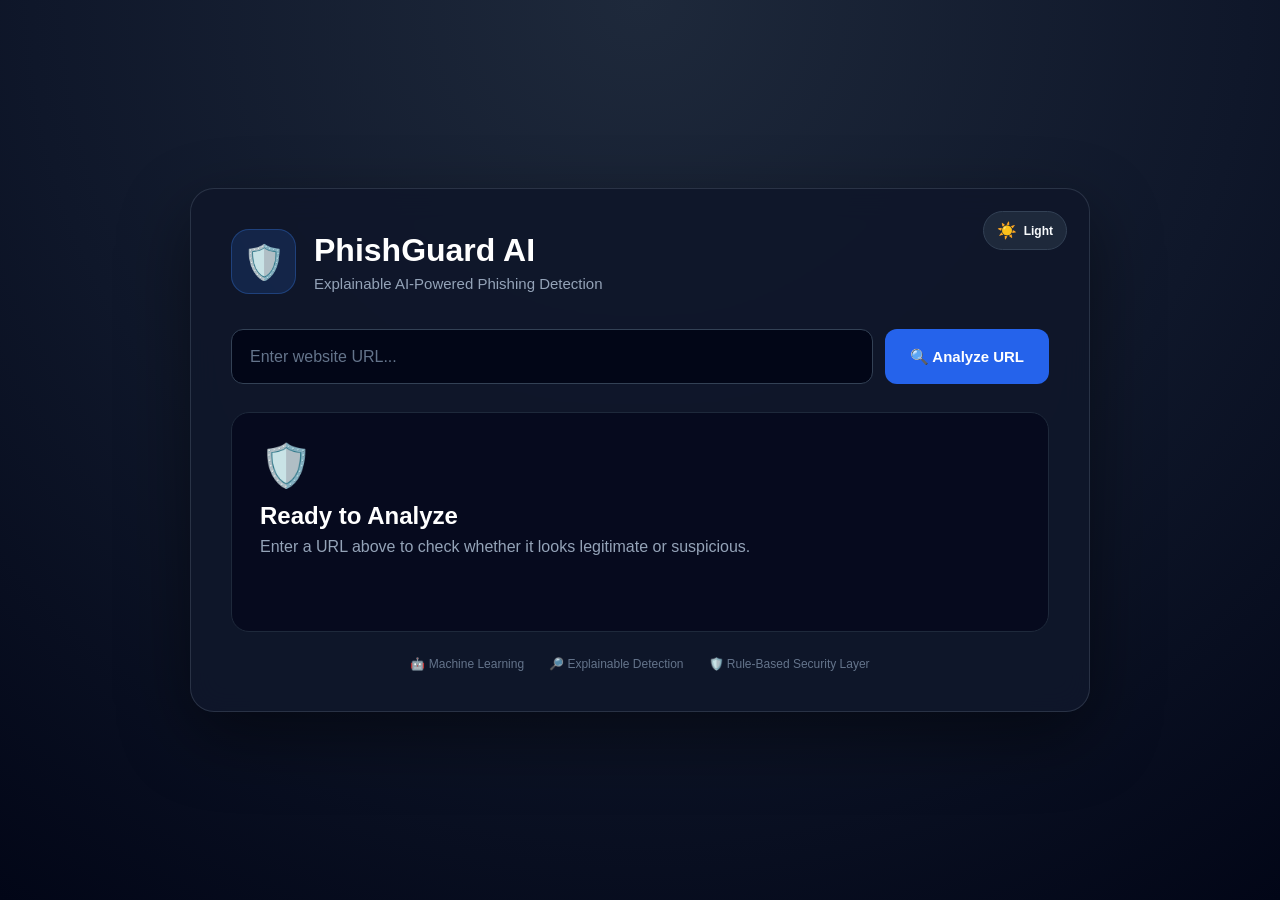
<file: frontend/index.html>
<!DOCTYPE html>
<html lang="en">

<head>
    <meta charset="UTF-8">

    <meta
        name="viewport"
        content="width=device-width, initial-scale=1.0"
    >

    <title>PhishGuard AI</title>

    <link rel="stylesheet" href="style.css">
</head>


<body>

    <div class="container">

        <!-- THEME TOGGLE -->

        <button
            type="button"
            class="theme-toggle"
            id="themeToggle"
        >

            <span
                class="theme-icon"
                id="themeIcon"
            >☀️</span>

            <span id="themeText">
                Light
            </span>

        </button>


        <!-- HEADER -->

        <div class="header">

            <div class="logo">
                🛡️
            </div>

            <div>

                <h1>
                    PhishGuard AI
                </h1>

                <p>
                    Explainable AI-Powered Phishing Detection
                </p>

            </div>

        </div>


        <!-- URL INPUT -->

        <div class="input-box">

            <input
                type="text"
                id="urlInput"
                placeholder="Enter website URL..."
                autocomplete="off"
            >

            <button
                type="button"
                id="analyzeButton"
            >
                🔍 Analyze URL
            </button>

        </div>


        <!-- RESULT -->

        <div
            class="result"
            id="result"
        >

            <div class="ready-icon">
                🛡️
            </div>

            <h2>
                Ready to Analyze
            </h2>

            <p>
                Enter a URL above to check whether it looks
                legitimate or suspicious.
            </p>

        </div>


        <!-- FOOTER -->

        <div class="footer">

            <span>
                🤖 Machine Learning
            </span>

            <span>
                🔎 Explainable Detection
            </span>

            <span>
                🛡️ Rule-Based Security Layer
            </span>

        </div>

    </div>


<script>

/* ==================================================
   PHISHGUARD AI
   DEPLOYED BACKEND
================================================== */

/*
    Frontend:
    https://phishgaurd-ai-frontend.onrender.com

    Backend:
    https://phishgaurd-ai-y55l.onrender.com
*/

const BACKEND_URL =
    "https://phishgaurd-ai-y55l.onrender.com";


/* ==================================================
   ELEMENTS
================================================== */

const themeToggle =
    document.getElementById("themeToggle");

const themeIcon =
    document.getElementById("themeIcon");

const themeText =
    document.getElementById("themeText");

const urlInput =
    document.getElementById("urlInput");

const analyzeButton =
    document.getElementById("analyzeButton");

const result =
    document.getElementById("result");


/* ==================================================
   THEME SYSTEM
================================================== */

function applyTheme(theme) {

    if (theme === "light") {

        document.body.classList.add(
            "light-theme"
        );

        themeIcon.textContent = "🌙";

        themeText.textContent = "Dark";

    } else {

        document.body.classList.remove(
            "light-theme"
        );

        themeIcon.textContent = "☀️";

        themeText.textContent = "Light";
    }

}


function toggleTheme() {

    const isLight =
        document.body.classList.contains(
            "light-theme"
        );

    const newTheme =
        isLight ? "dark" : "light";

    localStorage.setItem(
        "phishguard-theme",
        newTheme
    );

    applyTheme(newTheme);
}


themeToggle.addEventListener(
    "click",
    toggleTheme
);


/* LOAD SAVED THEME */

const savedTheme =
    localStorage.getItem(
        "phishguard-theme"
    );

applyTheme(
    savedTheme || "dark"
);


/* ==================================================
   ANALYZE URL
================================================== */

async function analyzeURL() {

    const url =
        urlInput.value.trim();


    /* EMPTY URL */

    if (!url) {

        alert(
            "Please enter a URL."
        );

        urlInput.focus();

        return;
    }


    /* LOADING */

    result.innerHTML = `

        <div class="loading">

            <div class="spinner"></div>

            <h2>
                🔍 Analyzing URL...
            </h2>

            <p>
                PhishGuard AI is checking the URL.
            </p>

        </div>

    `;


    /* DISABLE BUTTON */

    analyzeButton.disabled = true;

    analyzeButton.textContent =
        "🔍 Analyzing...";


    try {

        /* ==================================================
           SEND REQUEST TO DEPLOYED FASTAPI BACKEND
        ================================================== */

        const response =
            await fetch(
                `${BACKEND_URL}/analyze`,
                {
                    method: "POST",

                    headers: {
                        "Content-Type":
                            "application/json"
                    },

                    body: JSON.stringify({
                        url: url
                    })
                }
            );


        /* HTTP ERROR */

        if (!response.ok) {

            throw new Error(
                `Backend returned HTTP ${response.status}`
            );
        }


        /* JSON RESPONSE */

        const data =
            await response.json();


        /* BACKEND ERROR */

        if (data.error) {

            throw new Error(
                data.error
            );
        }


        /* ==================================================
           RISK
        ================================================== */

        const risk =
            String(
                data.risk || "LOW"
            ).toUpperCase();


        const riskClass =
            risk.toLowerCase();


        let icon = "🟢";


        if (risk === "MEDIUM") {
            icon = "🟠";
        }


        if (risk === "HIGH") {
            icon = "🔴";
        }


        /* ==================================================
           SECURITY INDICATORS
        ================================================== */

        let indicators = [];


        if (
            data.security_analysis &&
            Array.isArray(
                data.security_analysis.indicators
            )
        ) {

            indicators =
                data.security_analysis.indicators;
        }


        /* ==================================================
           SECURITY HTML
        ================================================== */

        let securityHTML = "";


        if (indicators.length > 0) {

            securityHTML = `

                <div class="security-analysis">

                    <div class="section-title">

                        <h3>
                            🛡️ Security Analysis
                        </h3>

                        <span>

                            ${indicators.length}

                            indicator${
                                indicators.length === 1
                                    ? ""
                                    : "s"
                            }

                            detected

                        </span>

                    </div>


                    <div class="security-list">

                        ${indicators
                            .map(
                                indicator => `

                                    <div class="security-item">

                                        <span>
                                            ⚠️
                                        </span>

                                        <p>
                                            ${escapeHTML(
                                                indicator
                                            )}
                                        </p>

                                    </div>

                                `
                            )
                            .join("")
                        }

                    </div>

                </div>

            `;

        } else {

            securityHTML = `

                <div class="security-analysis safe">

                    <div class="section-title">

                        <h3>
                            🛡️ Security Analysis
                        </h3>

                        <span>
                            No suspicious indicators
                        </span>

                    </div>


                    <div class="security-safe">

                        ✓ No significant suspicious
                        URL patterns detected.

                    </div>

                </div>

            `;
        }


        /* ==================================================
           ML PROBABILITY
        ================================================== */

        const mlProbability =
            Number(
                data.phishing_probability || 0
            );


        let mlMessage =
            "The ML model found a low phishing probability based on the URL features.";


        if (mlProbability >= 70) {

            mlMessage =
                "The ML model detected a high phishing probability based on the URL features.";

        } else if (mlProbability >= 40) {

            mlMessage =
                "The ML model detected some suspicious URL characteristics.";
        }


        /* ==================================================
           SCORE
        ================================================== */

        const score =
            Math.min(
                Math.max(
                    Number(
                        data.score || 0
                    ),
                    0
                ),
                100
            );


        /* ==================================================
           OVERALL VERDICT
        ================================================== */

        const overallVerdict =
            data.overall_verdict ||
            (
                risk === "HIGH"
                    ? "PHISHING"
                    : risk === "MEDIUM"
                        ? "SUSPICIOUS"
                        : "LIKELY SAFE"
            );


        /* ==================================================
           RECOMMENDATION
        ================================================== */

        let recommendation;


        if (risk === "HIGH") {

            recommendation =
                "Avoid entering passwords, OTPs, payment details, or other sensitive information on this website.";

        } else if (risk === "MEDIUM") {

            recommendation =
                "Be cautious before entering personal information. Verify the website address and its source.";

        } else {

            recommendation =
                "The URL shows a low phishing risk based on the available analysis. Always verify the website before sharing sensitive information.";
        }


        /* ==================================================
           HTTPS
        ================================================== */

        const isHTTPS =
            data.features &&
            Number(
                data.features.IsHTTPS
            ) === 1;


        /* ==================================================
           FINAL RESULT
        ================================================== */

        result.innerHTML = `

            <div class="result-header">

                <div>

                    <h2>
                        🛡️ Analysis Result
                    </h2>

                    <p class="url">

                        ${escapeHTML(
                            data.url || url
                        )}

                    </p>

                </div>


                <div class="risk-badge ${riskClass}">

                    ${icon}

                    ${escapeHTML(risk)}

                </div>

            </div>


            <!-- OVERALL SCORE -->

            <div class="score-section">

                <div class="score-number">

                    ${score.toFixed(2)}%

                </div>


                <div class="score-label">

                    Overall Phishing Risk

                </div>


                <div class="progress">

                    <div
                        class="progress-bar ${riskClass}"
                        style="width: ${score}%"
                    ></div>

                </div>

            </div>


            <!-- AI ANALYSIS -->

            <div class="ai-analysis">

                <div class="section-title">

                    <h3>
                        🤖 AI Analysis
                    </h3>

                    <span>
                        Machine Learning
                    </span>

                </div>


                <div class="ai-card">

                    <div>

                        <span>
                            Phishing Probability
                        </span>

                        <strong>
                            ${mlProbability.toFixed(2)}%
                        </strong>

                    </div>


                    <p>

                        ${escapeHTML(
                            mlMessage
                        )}

                    </p>

                </div>

            </div>


            <!-- SECURITY ANALYSIS -->

            ${securityHTML}


            <!-- DETAILS -->

            <div class="details">

                <div class="detail-card">

                    <span>
                        🔐 HTTPS
                    </span>

                    <strong>

                        ${
                            isHTTPS
                                ? "Yes"
                                : "No"
                        }

                    </strong>

                </div>


                <div class="detail-card">

                    <span>
                        🔎 Indicators
                    </span>

                    <strong>
                        ${indicators.length}
                    </strong>

                </div>


                <div class="detail-card">

                    <span>
                        🎯 Overall Verdict
                    </span>

                    <strong class="verdict-${riskClass}">

                        ${escapeHTML(
                            overallVerdict
                        )}

                    </strong>

                </div>

            </div>


            <!-- RECOMMENDATION -->

            <div class="recommendation">

                <h3>
                    💡 Recommendation
                </h3>

                <p>

                    ${escapeHTML(
                        recommendation
                    )}

                </p>

            </div>

        `;

    }


    /* ==================================================
       ERROR
    ================================================== */

    catch (error) {

        console.error(
            "PhishGuard Error:",
            error
        );


        result.innerHTML = `

            <div class="error">

                <div class="error-icon">
                    ❌
                </div>


                <h2>
                    Connection Error
                </h2>


                <p>
                    Could not connect to
                    PhishGuard AI backend.
                </p>


                <small>

                    Please make sure the backend
                    is running and try again.

                </small>


                <br><br>


                <small>

                    Error:
                    ${escapeHTML(
                        error.message
                    )}

                </small>

            </div>

        `;

    }


    finally {

        /* ENABLE BUTTON */

        analyzeButton.disabled = false;

        analyzeButton.textContent =
            "🔍 Analyze URL";

    }

}


/* ==================================================
   ANALYZE BUTTON
================================================== */

analyzeButton.addEventListener(
    "click",
    analyzeURL
);


/* ==================================================
   ENTER KEY
================================================== */

urlInput.addEventListener(
    "keydown",
    function(event) {

        if (event.key === "Enter") {

            analyzeURL();

        }

    }
);


/* ==================================================
   ESCAPE HTML
================================================== */

function escapeHTML(value) {

    return String(value)

        .replace(
            /&/g,
            "&amp;"
        )

        .replace(
            /</g,
            "&lt;"
        )

        .replace(
            />/g,
            "&gt;"
        )

        .replace(
            /"/g,
            "&quot;"
        )

        .replace(
            /'/g,
            "&#039;"
        );

}

</script>


</body>

</html>
</file>
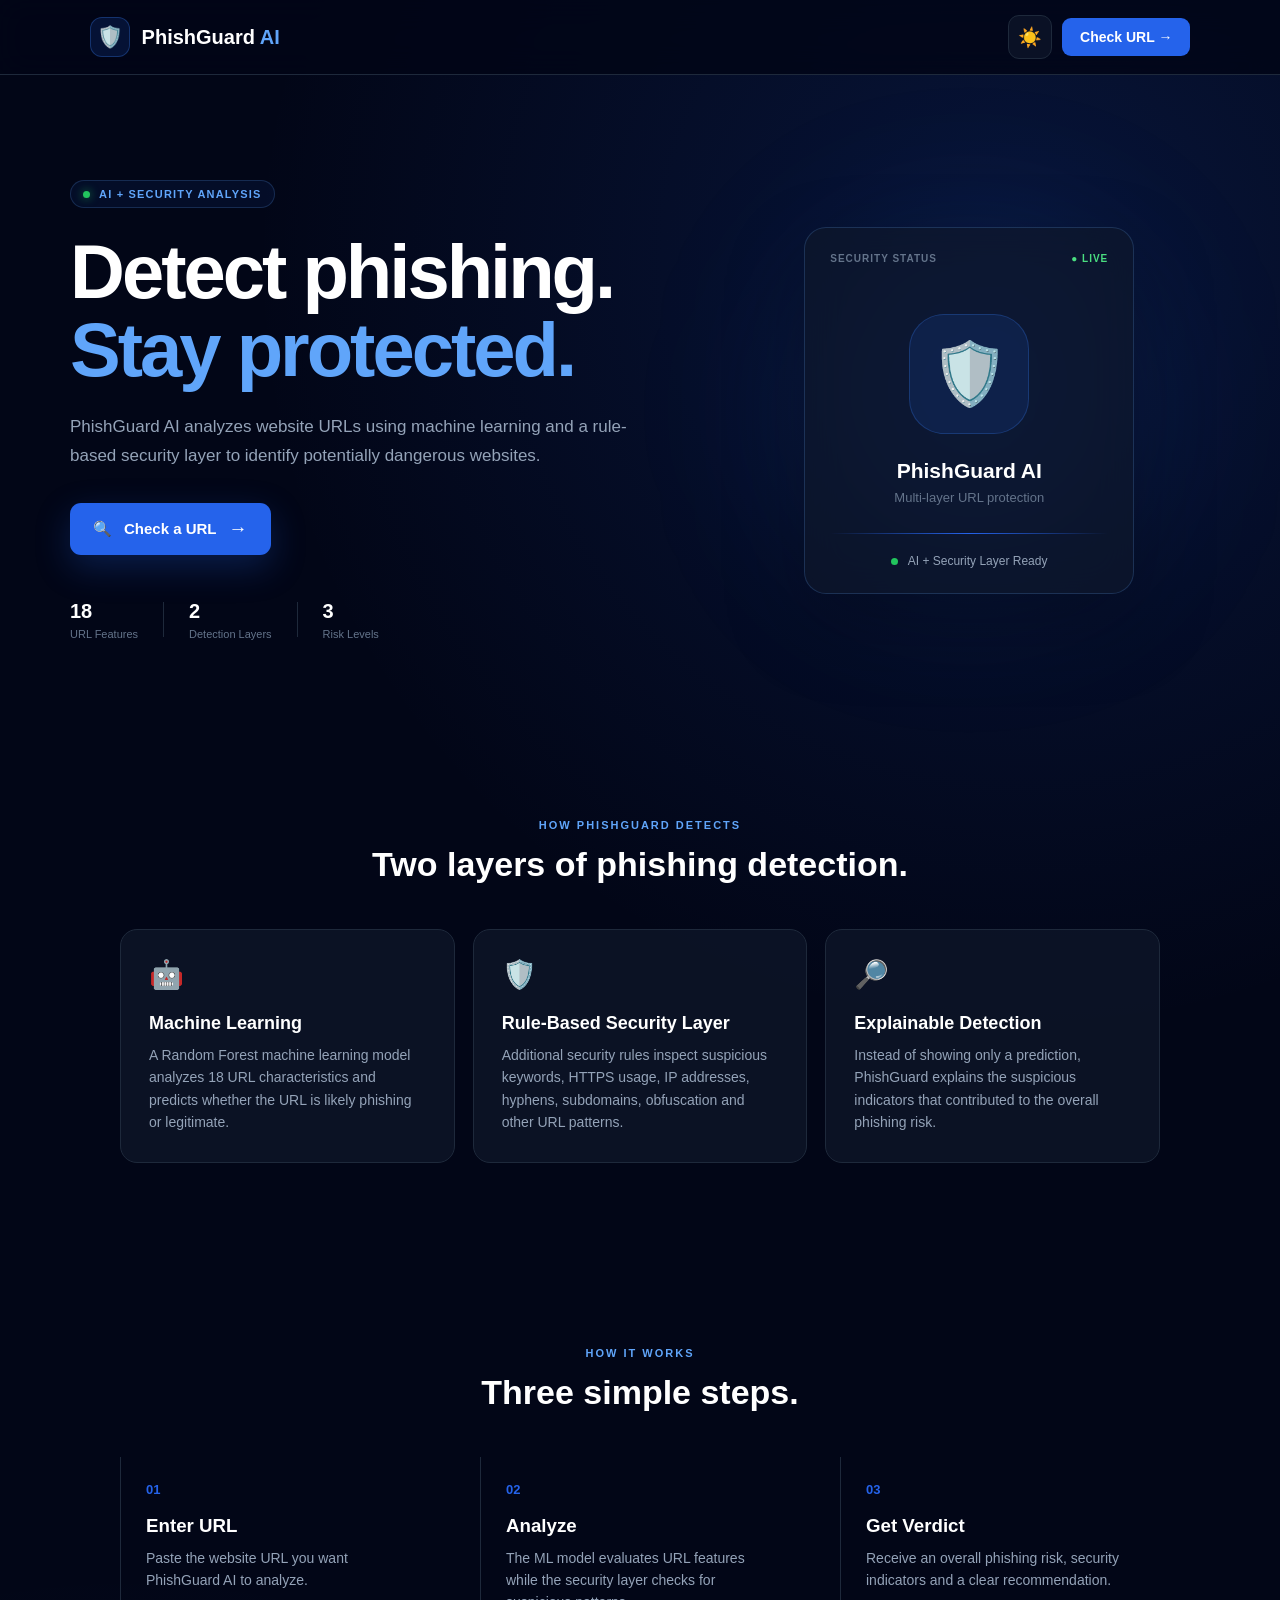
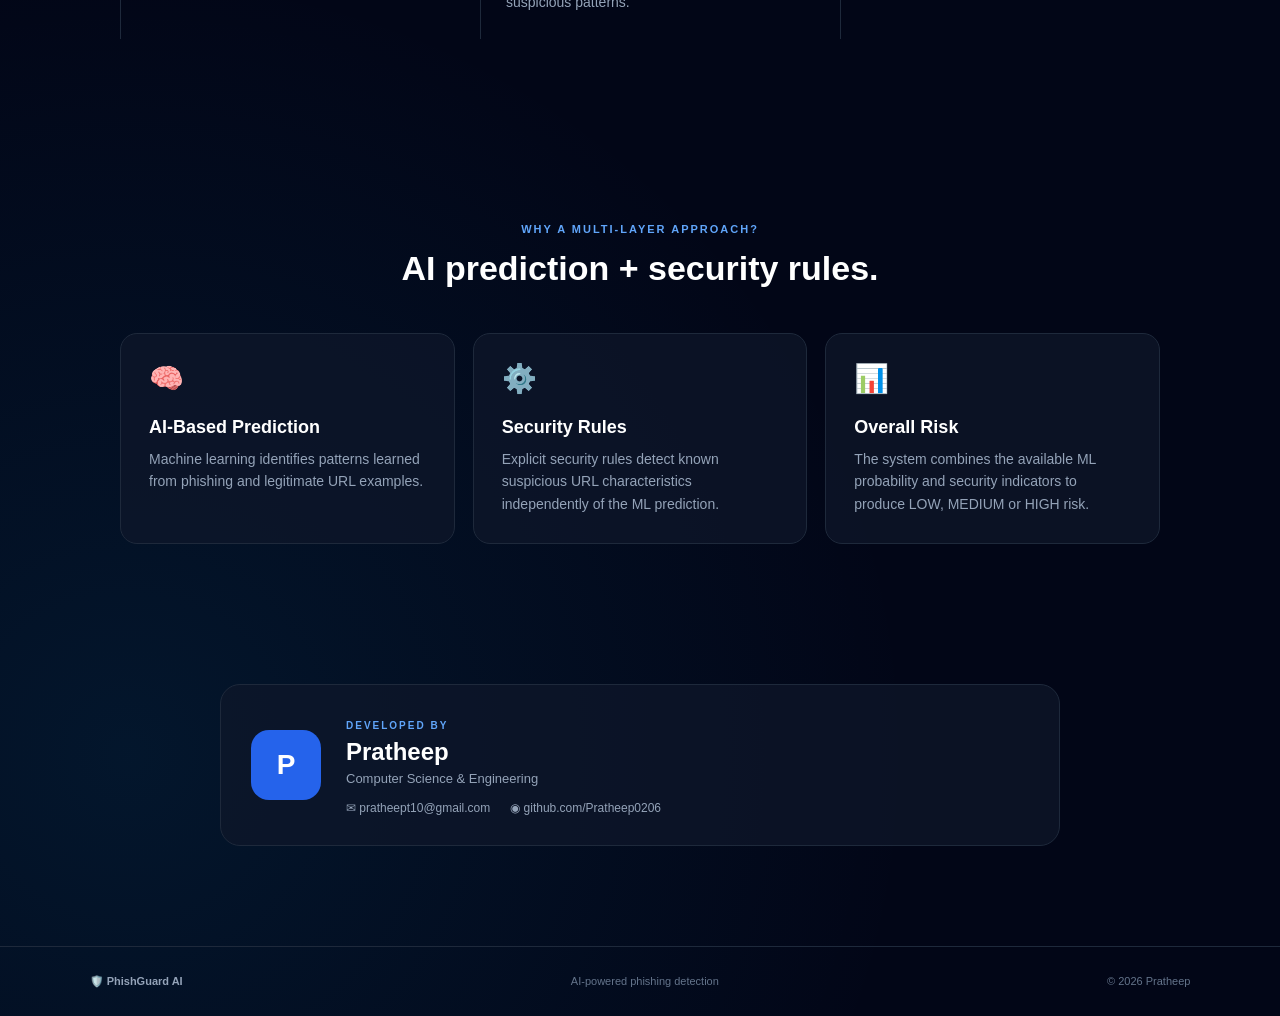
<file: frontend/home.html>
<!DOCTYPE html>
<html lang="en">

<head>

    <meta charset="UTF-8">

    <meta
        name="viewport"
        content="width=device-width, initial-scale=1.0"
    >

    <title>PhishGuard AI</title>

    <link rel="stylesheet" href="home.css">

</head>


<body>

    <!-- =========================================
         NAVBAR
    ========================================== -->

    <nav class="navbar">

        <div class="brand">

            <div class="brand-icon">
                🛡️
            </div>

            <span>
                PhishGuard<span class="accent"> AI</span>
            </span>

        </div>


        <div class="nav-actions">

            <!-- THEME BUTTON -->

            <button
                type="button"
                class="theme-button"
                id="themeToggle"
                aria-label="Toggle theme"
            >
                ☀️
            </button>


            <!-- CHECK URL -->

            <a
                href="analyze.html"
                class="nav-button"
            >
                Check URL →
            </a>

        </div>

    </nav>



    <!-- =========================================
         MAIN
    ========================================== -->

    <main>


        <!-- =====================================
             HERO
        ====================================== -->

        <section class="hero">

            <div class="hero-content">

                <div class="status">

                    <span class="status-dot"></span>

                    AI + SECURITY ANALYSIS

                </div>


                <h1>

                    Detect phishing.<br>

                    <span>
                        Stay protected.
                    </span>

                </h1>


                <p class="hero-text">

                    PhishGuard AI analyzes website URLs using
                    machine learning and a rule-based security
                    layer to identify potentially dangerous
                    websites.

                </p>


                <!-- CHECK URL BUTTON -->

                <button
                    type="button"
                    class="hero-button"
                    onclick="window.location.href='analyze.html'"
                >

                    <span>
                        🔍
                    </span>

                    Check a URL

                    <span class="arrow">
                        →
                    </span>

                </button>


                <!-- PROJECT STATS -->

                <div class="trust">

                    <div>

                        <strong>
                            18
                        </strong>

                        <small>
                            URL Features
                        </small>

                    </div>


                    <div class="divider"></div>


                    <div>

                        <strong>
                            2
                        </strong>

                        <small>
                            Detection Layers
                        </small>

                    </div>


                    <div class="divider"></div>


                    <div>

                        <strong>
                            3
                        </strong>

                        <small>
                            Risk Levels
                        </small>

                    </div>

                </div>

            </div>



            <!-- =================================
                 SECURITY VISUAL
            ================================== -->

            <div class="hero-visual">

                <div class="glow"></div>

                <div class="security-card">

                    <div class="card-top">

                        <span>
                            SECURITY STATUS
                        </span>

                        <span class="live">
                            ● LIVE
                        </span>

                    </div>


                    <div class="shield">
                        🛡️
                    </div>


                    <h3>
                        PhishGuard AI
                    </h3>


                    <p>
                        Multi-layer URL protection
                    </p>


                    <div class="scan-line"></div>


                    <div class="card-status">

                        <span class="green-dot"></span>

                        AI + Security Layer Ready

                    </div>

                </div>

            </div>

        </section>



        <!-- =========================================
             DETECTION LAYERS
        ========================================== -->

        <section class="features-section">

            <div class="section-heading">

                <span>
                    HOW PHISHGUARD DETECTS
                </span>

                <h2>
                    Two layers of phishing detection.
                </h2>

            </div>


            <div class="feature-grid">


                <!-- MACHINE LEARNING -->

                <div class="feature-card">

                    <div class="feature-icon">
                        🤖
                    </div>

                    <h3>
                        Machine Learning
                    </h3>

                    <p>

                        A Random Forest machine learning
                        model analyzes 18 URL characteristics
                        and predicts whether the URL is likely
                        phishing or legitimate.

                    </p>

                </div>



                <!-- RULE BASED -->

                <div class="feature-card">

                    <div class="feature-icon">
                        🛡️
                    </div>

                    <h3>
                        Rule-Based Security Layer
                    </h3>

                    <p>

                        Additional security rules inspect
                        suspicious keywords, HTTPS usage,
                        IP addresses, hyphens, subdomains,
                        obfuscation and other URL patterns.

                    </p>

                </div>



                <!-- EXPLAINABLE -->

                <div class="feature-card">

                    <div class="feature-icon">
                        🔎
                    </div>

                    <h3>
                        Explainable Detection
                    </h3>

                    <p>

                        Instead of showing only a prediction,
                        PhishGuard explains the suspicious
                        indicators that contributed to the
                        overall phishing risk.

                    </p>

                </div>

            </div>

        </section>



        <!-- =========================================
             HOW IT WORKS
        ========================================== -->

        <section class="how-section">

            <div class="section-heading">

                <span>
                    HOW IT WORKS
                </span>

                <h2>
                    Three simple steps.
                </h2>

            </div>


            <div class="steps">


                <!-- STEP 1 -->

                <div class="step">

                    <div class="step-number">
                        01
                    </div>

                    <h3>
                        Enter URL
                    </h3>

                    <p>

                        Paste the website URL you want
                        PhishGuard AI to analyze.

                    </p>

                </div>



                <!-- STEP 2 -->

                <div class="step">

                    <div class="step-number">
                        02
                    </div>

                    <h3>
                        Analyze
                    </h3>

                    <p>

                        The ML model evaluates URL features
                        while the security layer checks for
                        suspicious patterns.

                    </p>

                </div>



                <!-- STEP 3 -->

                <div class="step">

                    <div class="step-number">
                        03
                    </div>

                    <h3>
                        Get Verdict
                    </h3>

                    <p>

                        Receive an overall phishing risk,
                        security indicators and a clear
                        recommendation.

                    </p>

                </div>

            </div>

        </section>



        <!-- =========================================
             WHY THIS APPROACH
        ========================================== -->

        <section class="features-section">

            <div class="section-heading">

                <span>
                    WHY A MULTI-LAYER APPROACH?
                </span>

                <h2>
                    AI prediction + security rules.
                </h2>

            </div>


            <div class="feature-grid">


                <div class="feature-card">

                    <div class="feature-icon">
                        🧠
                    </div>

                    <h3>
                        AI-Based Prediction
                    </h3>

                    <p>

                        Machine learning identifies
                        patterns learned from phishing
                        and legitimate URL examples.

                    </p>

                </div>



                <div class="feature-card">

                    <div class="feature-icon">
                        ⚙️
                    </div>

                    <h3>
                        Security Rules
                    </h3>

                    <p>

                        Explicit security rules detect
                        known suspicious URL characteristics
                        independently of the ML prediction.

                    </p>

                </div>



                <div class="feature-card">

                    <div class="feature-icon">
                        📊
                    </div>

                    <h3>
                        Overall Risk
                    </h3>

                    <p>

                        The system combines the available
                        ML probability and security indicators
                        to produce LOW, MEDIUM or HIGH risk.

                    </p>

                </div>

            </div>

        </section>



        <!-- =========================================
             DEVELOPER
        ========================================== -->

        <section class="developer-section">

            <div class="developer-card">

                <div class="developer-avatar">
                    P
                </div>


                <div class="developer-info">

                    <span>
                        DEVELOPED BY
                    </span>

                    <h2>
                        Pratheep
                    </h2>

                    <p>
                        Computer Science & Engineering
                    </p>


                    <div class="developer-links">

                        <a
                            href="mailto:pratheept10@gmail.com"
                        >
                            ✉ pratheept10@gmail.com
                        </a>


                        <a
                            href="https://github.com/Pratheep0206"
                            target="_blank"
                            rel="noopener noreferrer"
                        >
                            ◉ github.com/Pratheep0206
                        </a>

                    </div>

                </div>

            </div>

        </section>

    </main>



    <!-- =========================================
         FOOTER
    ========================================== -->

    <footer>

        <div>

            🛡️

            <strong>
                PhishGuard AI
            </strong>

        </div>


        <span>
            AI-powered phishing detection
        </span>


        <span>
            © 2026 Pratheep
        </span>

    </footer>



    <!-- =========================================
         THEME JAVASCRIPT
    ========================================== -->

    <script>

        const themeToggle =
            document.getElementById("themeToggle");


        function applyTheme(theme) {

            if (theme === "light") {

                document.body.classList.add(
                    "light-theme"
                );

                themeToggle.textContent = "🌙";

            } else {

                document.body.classList.remove(
                    "light-theme"
                );

                themeToggle.textContent = "☀️";

            }

        }


        themeToggle.addEventListener(
            "click",
            function () {

                const isLight =
                    document.body.classList.contains(
                        "light-theme"
                    );

                const newTheme =
                    isLight
                        ? "dark"
                        : "light";

                applyTheme(newTheme);

                localStorage.setItem(
                    "phishguard-theme",
                    newTheme
                );

            }
        );


        <!-- LOAD SAVED THEME -->

        const savedTheme =
            localStorage.getItem(
                "phishguard-theme"
            );


        applyTheme(
            savedTheme || "dark"
        );

    </script>


</body>

</html>
</file>
<file: frontend/style.css>
* {
    box-sizing: border-box;
    margin: 0;
    padding: 0;
}

body {
    min-height: 100vh;
    font-family: Arial, Helvetica, sans-serif;

    background:
        radial-gradient(
            circle at top,
            #1e293b,
            #0f172a 55%,
            #020617
        );

    color: #e2e8f0;

    display: flex;
    justify-content: center;
    align-items: center;

    padding: 30px;

    transition:
        background 0.3s ease,
        color 0.3s ease;
}


/* =========================================
   CONTAINER
========================================= */

.container {
    position: relative;

    width: 100%;
    max-width: 900px;

    background: rgba(15, 23, 42, 0.94);

    border: 1px solid rgba(148, 163, 184, 0.2);

    border-radius: 24px;

    padding: 40px;

    box-shadow:
        0 25px 70px rgba(0, 0, 0, 0.45);

    backdrop-filter: blur(15px);

    transition:
        background 0.3s ease,
        border 0.3s ease,
        box-shadow 0.3s ease;
}


/* =========================================
   HEADER
========================================= */

.header {
    display: flex;
    align-items: center;
    gap: 18px;
    margin-bottom: 35px;
}

.logo {
    width: 65px;
    height: 65px;

    display: flex;
    align-items: center;
    justify-content: center;

    font-size: 34px;

    background: rgba(59, 130, 246, 0.15);

    border: 1px solid rgba(59, 130, 246, 0.3);

    border-radius: 18px;

    flex-shrink: 0;
}

h1 {
    font-size: 32px;
    color: white;
    margin-bottom: 6px;
}

.header p {
    color: #94a3b8;
    font-size: 15px;
}


/* =========================================
   THEME TOGGLE
========================================= */

.theme-toggle {
    position: absolute;

    top: 22px;
    right: 22px;

    display: flex;
    align-items: center;
    gap: 7px;

    padding: 9px 13px;

    border: 1px solid #334155;
    border-radius: 30px;

    background: #1e293b;
    color: #f8fafc;

    cursor: pointer;

    font-size: 12px;
    font-weight: bold;

    transition: 0.2s;
}

.theme-toggle:hover {
    transform: translateY(-1px);
    background: #334155;
}

.theme-icon {
    font-size: 16px;
}


/* =========================================
   INPUT
========================================= */

.input-box {
    display: flex;
    gap: 12px;
    margin-bottom: 28px;
}

.input-box input {
    flex: 1;

    height: 55px;

    padding: 0 18px;

    border-radius: 12px;

    border: 1px solid #334155;

    background: #020617;
    color: white;

    font-size: 16px;

    outline: none;

    transition: 0.2s;
}

.input-box input::placeholder {
    color: #64748b;
}

.input-box input:focus {
    border-color: #3b82f6;

    box-shadow:
        0 0 0 3px rgba(59, 130, 246, 0.15);
}

.input-box button {
    height: 55px;

    padding: 0 25px;

    border: none;
    border-radius: 12px;

    background: #2563eb;
    color: white;

    font-size: 15px;
    font-weight: bold;

    cursor: pointer;

    transition: 0.2s;
}

.input-box button:hover {
    background: #1d4ed8;
    transform: translateY(-1px);
}


/* =========================================
   RESULT
========================================= */

.result {
    background: rgba(2, 6, 23, 0.65);

    border: 1px solid #1e293b;

    border-radius: 18px;

    padding: 28px;

    min-height: 220px;

    transition:
        background 0.3s ease,
        border 0.3s ease;
}

.ready-icon {
    font-size: 42px;
    margin-bottom: 12px;
}

.result h2 {
    color: white;
    margin-bottom: 8px;
}

.result > p {
    color: #94a3b8;
}


/* =========================================
   RESULT HEADER
========================================= */

.result-header {
    display: flex;

    justify-content: space-between;
    align-items: flex-start;

    gap: 20px;
}

.url {
    color: #94a3b8;

    word-break: break-all;

    font-size: 14px;
    line-height: 1.5;
}


/* =========================================
   RISK BADGE
========================================= */

.risk-badge {
    padding: 9px 15px;

    border-radius: 30px;

    font-weight: bold;
    font-size: 14px;

    white-space: nowrap;
}

.risk-badge.low {
    background: rgba(34, 197, 94, 0.15);
    color: #4ade80;

    border: 1px solid rgba(34, 197, 94, 0.3);
}

.risk-badge.medium {
    background: rgba(249, 115, 22, 0.15);
    color: #fb923c;

    border: 1px solid rgba(249, 115, 22, 0.3);
}

.risk-badge.high {
    background: rgba(239, 68, 68, 0.15);
    color: #f87171;

    border: 1px solid rgba(239, 68, 68, 0.3);
}


/* =========================================
   OVERALL SCORE
========================================= */

.score-section {
    margin-top: 25px;

    padding: 20px;

    background: rgba(15, 23, 42, 0.7);

    border: 1px solid #1e293b;

    border-radius: 14px;
}

.score-number {
    font-size: 44px;
    font-weight: bold;
    color: white;
}

.score-label {
    color: #94a3b8;

    font-size: 14px;

    margin-bottom: 13px;
}

.progress {
    width: 100%;
    height: 10px;

    background: #1e293b;

    border-radius: 10px;

    overflow: hidden;
}

.progress-bar {
    height: 100%;

    border-radius: 10px;

    transition: width 0.6s ease;
}

.progress-bar.low {
    background: #22c55e;
}

.progress-bar.medium {
    background: #f97316;
}

.progress-bar.high {
    background: #ef4444;
}


/* =========================================
   SECTION TITLE
========================================= */

.section-title {
    display: flex;

    align-items: center;
    justify-content: space-between;

    gap: 15px;

    margin-bottom: 12px;
}

.section-title h3 {
    color: white;
    font-size: 17px;
}

.section-title span {
    color: #64748b;
    font-size: 12px;
}


/* =========================================
   AI ANALYSIS
========================================= */

.ai-analysis {
    margin-top: 25px;
}

.ai-card {
    background: rgba(30, 41, 59, 0.55);

    border: 1px solid #334155;

    border-radius: 13px;

    padding: 18px;
}

.ai-card > div {
    display: flex;

    align-items: center;
    justify-content: space-between;

    gap: 15px;
}

.ai-card span {
    color: #94a3b8;
    font-size: 13px;
}

.ai-card strong {
    color: white;
    font-size: 22px;
}

.ai-card p {
    margin-top: 10px;

    color: #cbd5e1;

    font-size: 13px;
    line-height: 1.5;
}


/* =========================================
   SECURITY ANALYSIS
========================================= */

.security-analysis {
    margin-top: 25px;

    padding: 18px;

    border: 1px solid rgba(249, 115, 22, 0.25);

    background: rgba(249, 115, 22, 0.05);

    border-radius: 14px;
}

.security-analysis .section-title {
    margin-bottom: 15px;
}

.security-list {
    display: flex;
    flex-direction: column;
    gap: 8px;
}

.security-item {
    display: flex;

    align-items: flex-start;

    gap: 10px;

    padding: 11px 13px;

    background: rgba(30, 41, 59, 0.7);

    border-radius: 9px;
}

.security-item span {
    font-size: 14px;
    flex-shrink: 0;
}

.security-item p {
    color: #cbd5e1;

    font-size: 13px;
    line-height: 1.4;
}


/* SAFE SECURITY */

.security-analysis.safe {
    border: 1px solid rgba(34, 197, 94, 0.25);

    background: rgba(34, 197, 94, 0.05);
}

.security-safe {
    padding: 13px 15px;

    background: rgba(34, 197, 94, 0.08);

    border-radius: 9px;

    color: #86efac;

    font-size: 13px;
}


/* =========================================
   DETAILS
========================================= */

.details {
    display: grid;

    grid-template-columns: repeat(3, 1fr);

    gap: 12px;

    margin-top: 25px;
}

.detail-card {
    background: #0f172a;

    border: 1px solid #1e293b;

    border-radius: 12px;

    padding: 15px;
}

.detail-card span {
    display: block;

    color: #94a3b8;

    font-size: 12px;

    margin-bottom: 8px;
}

.detail-card strong {
    color: white;

    font-size: 19px;
}


/* =========================================
   OVERALL VERDICT
========================================= */

.verdict-card strong.low {
    color: #22c55e;
}

.verdict-card strong.medium {
    color: #f97316;
}

.verdict-card strong.high {
    color: #ef4444;
}


/* =========================================
   RECOMMENDATION
========================================= */

.recommendation {
    margin-top: 25px;

    padding: 18px;

    background: rgba(59, 130, 246, 0.07);

    border: 1px solid rgba(59, 130, 246, 0.2);

    border-radius: 14px;
}

.recommendation h3 {
    color: white;

    font-size: 16px;

    margin-bottom: 9px;
}

.recommendation p {
    color: #cbd5e1;

    font-size: 13px;

    line-height: 1.6;
}


/* =========================================
   LOADING
========================================= */

.loading {
    text-align: center;
    padding: 35px;
}

.spinner {
    width: 42px;
    height: 42px;

    border: 4px solid #334155;

    border-top-color: #3b82f6;

    border-radius: 50%;

    animation: spin 0.8s linear infinite;

    margin: 0 auto 20px;
}

@keyframes spin {
    to {
        transform: rotate(360deg);
    }
}


/* =========================================
   ERROR
========================================= */

.error {
    text-align: center;
    padding: 30px;
}

.error-icon {
    font-size: 40px;
    margin-bottom: 10px;
}

.error p {
    color: #94a3b8;
    margin: 8px 0;
}

.error small {
    color: #64748b;
}


/* =========================================
   FOOTER
========================================= */

.footer {
    display: flex;

    justify-content: center;

    gap: 25px;

    margin-top: 25px;

    color: #64748b;

    font-size: 12px;
}


/* =========================================
   LIGHT THEME
========================================= */

body.light-theme {
    background:
        radial-gradient(
            circle at top,
            #ffffff,
            #e2e8f0 55%,
            #cbd5e1
        );

    color: #0f172a;
}

body.light-theme .container {
    background: rgba(255, 255, 255, 0.96);

    border-color: rgba(100, 116, 139, 0.25);

    box-shadow:
        0 25px 70px rgba(15, 23, 42, 0.15);
}

body.light-theme h1,
body.light-theme .result h2,
body.light-theme .section-title h3,
body.light-theme .recommendation h3 {
    color: #0f172a;
}

body.light-theme .header p,
body.light-theme .result > p,
body.light-theme .url {
    color: #64748b;
}


/* INPUT */

body.light-theme .input-box input {
    background: #ffffff;

    color: #0f172a;

    border-color: #cbd5e1;
}

body.light-theme .input-box input::placeholder {
    color: #94a3b8;
}


/* RESULT */

body.light-theme .result {
    background: #f8fafc;

    border-color: #cbd5e1;
}


/* SCORE */

body.light-theme .score-section {
    background: #ffffff;

    border-color: #cbd5e1;
}

body.light-theme .score-number {
    color: #0f172a;
}


/* AI */

body.light-theme .ai-card {
    background: #ffffff;

    border-color: #cbd5e1;
}

body.light-theme .ai-card strong {
    color: #0f172a;
}

body.light-theme .ai-card p {
    color: #475569;
}


/* SECURITY */

body.light-theme .security-analysis {
    background: rgba(249, 115, 22, 0.04);

    border-color: rgba(249, 115, 22, 0.25);
}

body.light-theme .security-item {
    background: #ffffff;

    border: 1px solid #e2e8f0;
}

body.light-theme .security-item p {
    color: #334155;
}


/* DETAILS */

body.light-theme .detail-card {
    background: #ffffff;

    border-color: #cbd5e1;
}

body.light-theme .detail-card strong {
    color: #0f172a;
}


/* RECOMMENDATION */

body.light-theme .recommendation {
    background: rgba(59, 130, 246, 0.05);

    border-color: rgba(59, 130, 246, 0.2);
}

body.light-theme .recommendation p {
    color: #475569;
}


/* THEME BUTTON */

body.light-theme .theme-toggle {
    background: #e2e8f0;

    color: #0f172a;

    border-color: #cbd5e1;
}

body.light-theme .theme-toggle:hover {
    background: #cbd5e1;
}


/* =========================================
   MOBILE
========================================= */

@media (max-width: 650px) {

    body {
        padding: 15px;
        align-items: flex-start;
    }

    .container {
        padding: 22px;

        margin-top: 15px;

        border-radius: 20px;
    }

    .theme-toggle {
        top: 15px;
        right: 15px;
    }

    .header {
        align-items: flex-start;

        padding-right: 75px;

        margin-bottom: 28px;
    }

    .logo {
        width: 55px;
        height: 55px;

        font-size: 28px;
    }

    h1 {
        font-size: 25px;
    }

    .header p {
        font-size: 13px;
        line-height: 1.4;
    }

    .input-box {
        flex-direction: column;
    }

    .input-box button {
        width: 100%;
    }

    .result {
        padding: 20px;
    }

    .result-header {
        flex-direction: column;
    }

    .risk-badge {
        align-self: flex-start;
    }

    .details {
        grid-template-columns: 1fr;
    }

    .section-title {
        align-items: flex-start;

        flex-direction: column;

        gap: 5px;
    }

    .score-number {
        font-size: 38px;
    }

    .footer {
        flex-direction: column;

        align-items: center;

        gap: 8px;
    }
}
</file>
<file: frontend/home.css>
* {
    box-sizing: border-box;
    margin: 0;
    padding: 0;
}


/* ================================
   THEME VARIABLES
================================ */

:root {

    --bg: #020617;

    --card: rgba(15, 23, 42, 0.72);

    --card-solid: #0f172a;

    --border: #1e293b;

    --heading: #ffffff;

    --text: #e2e8f0;

    --muted: #94a3b8;

    --muted-dark: #64748b;

    --blue: #2563eb;

    --blue-light: #60a5fa;

    --navbar: rgba(2, 6, 23, 0.82);

}


/* LIGHT THEME */

body.light-theme {

    --bg: #f8fafc;

    --card: rgba(255, 255, 255, 0.85);

    --card-solid: #ffffff;

    --border: #dbe3ee;

    --heading: #0f172a;

    --text: #334155;

    --muted: #64748b;

    --muted-dark: #64748b;

    --blue: #2563eb;

    --blue-light: #2563eb;

    --navbar: rgba(255, 255, 255, 0.88);

}


/* ================================
   BODY
================================ */

body {

    min-height: 100vh;

    font-family:
        Arial,
        Helvetica,
        sans-serif;

    background:

        radial-gradient(
            circle at 80% 10%,
            rgba(37, 99, 235, 0.16),
            transparent 30%
        ),

        radial-gradient(
            circle at 10% 90%,
            rgba(14, 165, 233, 0.10),
            transparent 30%
        ),

        var(--bg);

    color: var(--text);

    transition:
        background 0.35s ease,
        color 0.35s ease;

}


/* ================================
   NAVBAR
================================ */

.navbar {

    width: 100%;

    height: 75px;

    padding: 0 7%;

    display: flex;

    align-items: center;

    justify-content: space-between;

    border-bottom:
        1px solid var(--border);

    background:
        var(--navbar);

    backdrop-filter: blur(15px);

    position: relative;

    z-index: 10;

}


.brand {

    display: flex;

    align-items: center;

    gap: 12px;

    color: var(--heading);

    font-size: 20px;

    font-weight: 700;

}


.brand-icon {

    width: 40px;

    height: 40px;

    border-radius: 12px;

    display: flex;

    align-items: center;

    justify-content: center;

    background:
        rgba(37, 99, 235, 0.15);

    border:
        1px solid rgba(59, 130, 246, 0.30);

    font-size: 21px;

}


.accent {

    color: var(--blue-light);

}


.nav-actions {

    display: flex;

    align-items: center;

    gap: 10px;

}


/* THEME BUTTON */

.theme-button {

    width: 44px;

    height: 44px;

    border-radius: 11px;

    border:
        1px solid var(--border);

    background:
        var(--card);

    color: var(--heading);

    font-size: 19px;

    cursor: pointer;

    display: flex;

    align-items: center;

    justify-content: center;

    transition:
        0.25s ease;

}


.theme-button:hover {

    transform: translateY(-2px);

    border-color:
        var(--blue);

    box-shadow:
        0 5px 20px rgba(37, 99, 235, 0.15);

}


/* CHECK URL */

.nav-button {

    text-decoration: none;

    color: white;

    background: var(--blue);

    padding: 11px 18px;

    border-radius: 9px;

    font-size: 14px;

    font-weight: 600;

    transition: 0.2s;

}


.nav-button:hover {

    background: #1d4ed8;

    transform: translateY(-1px);

}


/* ================================
   HERO
================================ */

.hero {

    min-height: 650px;

    max-width: 1200px;

    margin: auto;

    padding: 90px 30px 70px;

    display: grid;

    grid-template-columns:
        1.1fr 0.9fr;

    gap: 70px;

    align-items: center;

}


.status {

    display: inline-flex;

    align-items: center;

    gap: 9px;

    padding: 7px 12px;

    border:
        1px solid rgba(96, 165, 250, 0.20);

    border-radius: 30px;

    color: var(--blue-light);

    background:
        rgba(37, 99, 235, 0.08);

    font-size: 11px;

    font-weight: 700;

    letter-spacing: 1.2px;

    margin-bottom: 25px;

}


.status-dot {

    width: 7px;

    height: 7px;

    background: #22c55e;

    border-radius: 50%;

    box-shadow:
        0 0 10px rgba(34, 197, 94, 0.7);

}


.hero h1 {

    font-size:
        clamp(48px, 6vw, 76px);

    line-height: 1.02;

    letter-spacing: -3px;

    color: var(--heading);

    margin-bottom: 25px;

}


.hero h1 span {

    color: var(--blue-light);

}


.hero-text {

    max-width: 580px;

    color: var(--muted);

    font-size: 17px;

    line-height: 1.7;

    margin-bottom: 32px;

}


/* HERO BUTTON */

.hero-button {

    border: none;

    cursor: pointer;

    display: inline-flex;

    align-items: center;

    gap: 12px;

    padding: 15px 23px;

    border-radius: 11px;

    background: var(--blue);

    color: white;

    font-size: 15px;

    font-weight: 700;

    box-shadow:
        0 12px 35px rgba(37, 99, 235, 0.25);

    transition: 0.25s;

}


.hero-button:hover {

    background: #1d4ed8;

    transform: translateY(-3px);

}


.arrow {

    font-size: 19px;

}


/* ================================
   TRUST
================================ */

.trust {

    display: flex;

    align-items: center;

    gap: 25px;

    margin-top: 45px;

}


.trust div:not(.divider) {

    display: flex;

    flex-direction: column;

    gap: 5px;

}


.trust strong {

    color: var(--heading);

    font-size: 20px;

}


.trust small {

    color: var(--muted-dark);

    font-size: 11px;

}


.divider {

    width: 1px;

    height: 35px;

    background: var(--border);

}


/* ================================
   SECURITY CARD
================================ */

.hero-visual {

    position: relative;

    display: flex;

    justify-content: center;

    align-items: center;

}


.glow {

    position: absolute;

    width: 300px;

    height: 300px;

    background:
        rgba(37, 99, 235, 0.20);

    filter: blur(90px);

    border-radius: 50%;

}


.security-card {

    position: relative;

    width: 330px;

    padding: 25px;

    border-radius: 22px;

    background: var(--card);

    border:
        1px solid rgba(96, 165, 250, 0.20);

    box-shadow:
        0 30px 80px rgba(0, 0, 0, 0.25);

    backdrop-filter: blur(20px);

}


.card-top {

    display: flex;

    justify-content: space-between;

    color: var(--muted-dark);

    font-size: 10px;

    font-weight: 700;

    letter-spacing: 1px;

}


.live {

    color: #4ade80;

}


.shield {

    width: 120px;

    height: 120px;

    margin: 50px auto 25px;

    display: flex;

    align-items: center;

    justify-content: center;

    border-radius: 35px;

    background:
        rgba(37, 99, 235, 0.12);

    border:
        1px solid rgba(59, 130, 246, 0.25);

    font-size: 62px;

}


.security-card h3 {

    text-align: center;

    color: var(--heading);

    font-size: 21px;

    margin-bottom: 7px;

}


.security-card > p {

    text-align: center;

    color: var(--muted-dark);

    font-size: 13px;

}


.scan-line {

    height: 1px;

    margin: 28px 0 20px;

    background:
        linear-gradient(
            90deg,
            transparent,
            #2563eb,
            transparent
        );

}


.card-status {

    text-align: center;

    color: var(--muted);

    font-size: 12px;

}


.green-dot {

    display: inline-block;

    width: 7px;

    height: 7px;

    margin-right: 7px;

    border-radius: 50%;

    background: #22c55e;

}


/* ================================
   SECTIONS
================================ */

.features-section,
.how-section {

    max-width: 1100px;

    margin: auto;

    padding: 90px 30px;

}


.section-heading {

    text-align: center;

    margin-bottom: 45px;

}


.section-heading > span {

    color: var(--blue-light);

    font-size: 11px;

    font-weight: 700;

    letter-spacing: 2px;

}


.section-heading h2 {

    color: var(--heading);

    font-size: 34px;

    margin-top: 12px;

}


/* ================================
   FEATURES
================================ */

.feature-grid {

    display: grid;

    grid-template-columns:
        repeat(3, 1fr);

    gap: 18px;

}


.feature-card {

    padding: 28px;

    min-height: 210px;

    border-radius: 17px;

    background: var(--card);

    border:
        1px solid var(--border);

    transition: 0.25s;

}


.feature-card:hover {

    transform: translateY(-5px);

    border-color:
        rgba(59, 130, 246, 0.35);

}


.feature-icon {

    font-size: 28px;

    margin-bottom: 22px;

}


.feature-card h3 {

    color: var(--heading);

    font-size: 18px;

    margin-bottom: 10px;

}


.feature-card p {

    color: var(--muted);

    line-height: 1.6;

    font-size: 14px;

}


/* ================================
   HOW IT WORKS
================================ */

.steps {

    display: grid;

    grid-template-columns:
        repeat(3, 1fr);

    gap: 40px;

}


.step {

    position: relative;

    padding: 25px;

    border-left:
        1px solid var(--border);

}


.step-number {

    color: var(--blue);

    font-size: 13px;

    font-weight: 700;

    margin-bottom: 18px;

}


.step h3 {

    color: var(--heading);

    margin-bottom: 10px;

}


.step p {

    color: var(--muted);

    line-height: 1.6;

    font-size: 14px;

}


/* ================================
   DEVELOPER
================================ */

.developer-section {

    max-width: 900px;

    margin: auto;

    padding: 50px 30px 100px;

}


.developer-card {

    display: flex;

    align-items: center;

    gap: 25px;

    padding: 30px;

    border-radius: 20px;

    background: var(--card);

    border:
        1px solid var(--border);

}


.developer-avatar {

    min-width: 70px;

    height: 70px;

    display: flex;

    align-items: center;

    justify-content: center;

    border-radius: 18px;

    background: var(--blue);

    color: white;

    font-size: 28px;

    font-weight: 700;

}


.developer-info > span {

    color: var(--blue-light);

    font-size: 10px;

    letter-spacing: 2px;

    font-weight: 700;

}


.developer-info h2 {

    color: var(--heading);

    margin: 5px 0;

}


.developer-info p {

    color: var(--muted);

    font-size: 13px;

}


.developer-links {

    display: flex;

    gap: 20px;

    margin-top: 15px;

    flex-wrap: wrap;

}


.developer-links a {

    color: var(--muted);

    text-decoration: none;

    font-size: 12px;

}


.developer-links a:hover {

    color: var(--blue-light);

}


/* ================================
   FOOTER
================================ */

footer {

    min-height: 70px;

    padding: 20px 7%;

    border-top:
        1px solid var(--border);

    display: flex;

    align-items: center;

    justify-content: space-between;

    color: var(--muted-dark);

    font-size: 11px;

}


footer strong {

    color: var(--muted);

}


/* ================================
   MOBILE
================================ */

@media (max-width: 800px) {

    .navbar {

        padding: 0 20px;

    }


    .hero {

        grid-template-columns: 1fr;

        padding-top: 65px;

        text-align: center;

    }


    .hero-text {

        margin-left: auto;

        margin-right: auto;

    }


    .trust {

        justify-content: center;

    }


    .feature-grid,
    .steps {

        grid-template-columns: 1fr;

    }


    .security-card {

        width: min(330px, 100%);

    }


    .developer-card {

        align-items: flex-start;

    }


    footer {

        flex-direction: column;

        gap: 10px;

        text-align: center;

    }

}


@media (max-width: 500px) {

    .navbar {

        height: 68px;

        padding: 0 15px;

    }


    .brand {

        font-size: 17px;

    }


    .brand-icon {

        width: 36px;

        height: 36px;

    }


    .nav-button {

        padding: 9px 12px;

        font-size: 12px;

    }


    .theme-button {

        width: 38px;

        height: 38px;

    }


    .nav-actions {

        gap: 6px;

    }


    .hero {

        padding-left: 20px;

        padding-right: 20px;

    }


    .hero h1 {

        font-size: 48px;

        letter-spacing: -2px;

    }


    .hero-text {

        font-size: 15px;

    }


    .trust {

        gap: 14px;

    }


    .trust strong {

        font-size: 17px;

    }


    .developer-card {

        flex-direction: column;

    }

}
</file>
